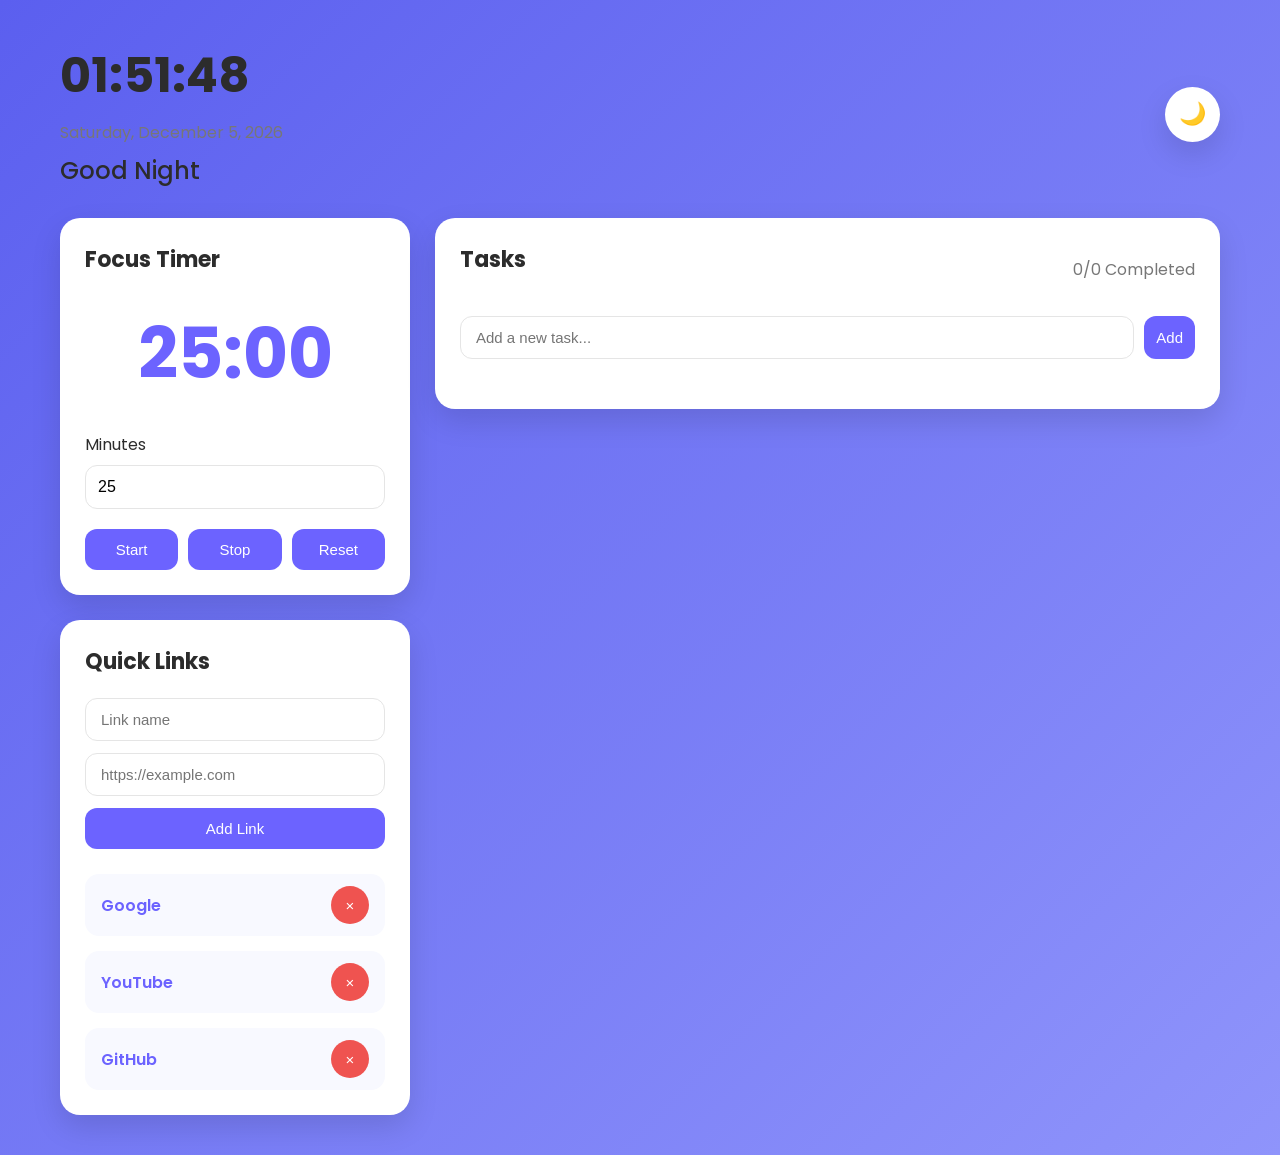
<file: index.html>
<!DOCTYPE html>
<html lang="en">

<head>
    <meta charset="UTF-8">
    <meta name="viewport" content="width=device-width, initial-scale=1.0">

    <title>Life Dashboard</title>

    <!-- Google Font -->
    <link href="https://fonts.googleapis.com/css2?family=Poppins:wght@300;400;500;600;700&display=swap" rel="stylesheet">

    <!-- CSS -->
    <link rel="stylesheet" href="style.css">
</head>

<body>

    <div class="container">
        <header class="header">

            <div class="header-content">

                <h1 id="clock">
                    00:00:00
                </h1>

                <p id="date">
                    Monday, January 1, 2026
                </p>

                <h2 id="greeting">
                    Good Morning
                </h2>

            </div>

            <button id="themeBtn" title="Toggle Theme">
                🌙
            </button>

        </header>

        <main class="dashboard">

            <div class="left-panel">


                <section class="card">

                    <h3>
                        Focus Timer
                    </h3>

                    <div class="timer-display" id="timer">
                        25:00
                    </div>

                    <div class="timer-setting">

                        <label for="timerMinutes">
                            Minutes
                        </label>

                        <input
                            type="number"
                            id="timerMinutes"
                            value="25"
                            min="1"
                            max="120">

                    </div>

                    <div class="button-group">

                        <button id="startBtn">
                            Start
                        </button>

                        <button id="stopBtn">
                            Stop
                        </button>

                        <button id="resetBtn">
                            Reset
                        </button>

                    </div>

                </section>


                <section class="card">

                    <h3>
                        Quick Links
                    </h3>

                    <div class="link-form">

                        <input
                            type="text"
                            id="linkName"
                            placeholder="Link name">

                        <input
                            type="url"
                            id="linkURL"
                            placeholder="https://example.com">

                        <button id="addLinkBtn">
                            Add Link
                        </button>

                    </div>

                    <div
                        class="links-container"
                        id="linksContainer">


                    </div>

                </section>

            </div>


            <div class="right-panel">

                <section class="card">

                    <div class="task-header">

                        <h3>
                            Tasks
                        </h3>

                        <span id="taskCounter">
                            0 Task
                        </span>

                    </div>

                    <div class="task-input">

                        <input
                            type="text"
                            id="taskInput"
                            placeholder="Add a new task...">

                        <button id="addTaskBtn">
                            Add
                        </button>

                    </div>

                    <ul
                        id="taskList"
                        class="task-list">


                    </ul>

                </section>

            </div>

        </main>

    </div>


    <template id="taskTemplate">

        <li class="task-item">

            <div class="task-left">

                <input
                    type="checkbox"
                    class="task-check">

                <span
                    class="task-text"
                    contenteditable="false">
                    Sample Task
                </span>

            </div>

            <div class="task-actions">

                <button class="edit-btn">
                    ✏️
                </button>

                <button class="delete-btn">
                    🗑
                </button>

            </div>

        </li>

    </template>


    <template id="linkTemplate">

        <div class="link-card">

            <a
                class="link-button"
                href="#"
                target="_blank">

                Google

            </a>

            <button class="remove-link">

                ×

            </button>

        </div>

    </template>

    <script src="script.js"></script>

</body>

</html>
</file>
<file: style.css>
* {
    margin: 0;
    padding: 0;
    box-sizing: border-box;
}

:root {

    --primary: #6C63FF;
    --primary-dark: #564fd8;

    --background: linear-gradient(135deg,#5B5FEF,#8F94FB);

    --white: #ffffff;

    --text: #2c2c2c;

    --gray: #777;

    --border: #e5e5e5;

    --shadow: 0 12px 30px rgba(0,0,0,.12);

    --radius: 20px;

}

body.dark{

    --background:#141628;

    --white:#202338;

    --text:#ffffff;

    --gray:#bbbbbb;

    --border:#3b3b52;

}

body{

    font-family:'Poppins',sans-serif;

    background:var(--background);

    min-height:100vh;

    color:var(--text);

    transition:.3s;

}

.container{

    max-width:1200px;

    margin:auto;

    padding:40px 20px;

}

.header{

    display:flex;

    justify-content:space-between;

    align-items:center;

    margin-bottom:30px;

}

.header-content h1{

    font-size:48px;

    font-weight:700;

}

.header-content p{

    color:var(--gray);

    margin:8px 0;

}

.header-content h2{

    font-size:24px;

    font-weight:500;

}

#themeBtn{

    width:55px;

    height:55px;

    border:none;

    border-radius:50%;

    cursor:pointer;

    background:white;

    box-shadow:var(--shadow);

    font-size:22px;

    transition:.3s;

}

#themeBtn:hover{

    transform:rotate(20deg) scale(1.08);

}

.dashboard{

    display:grid;

    grid-template-columns:350px 1fr;

    gap:25px;

}

.left-panel,.right-panel{

    display:flex;

    flex-direction:column;

    gap:25px;

}

.card{

    background:var(--white);

    border-radius:var(--radius);

    padding:25px;

    box-shadow:var(--shadow);

}

.card h3{

    margin-bottom:20px;

    font-size:22px;

}

.timer-display{

    font-size:70px;

    text-align:center;

    font-weight:bold;

    color:var(--primary);

    margin:25px 0;

}

.timer-setting{

    margin-bottom:20px;

}

.timer-setting label{

    display:block;

    margin-bottom:8px;

}

.timer-setting input{

    width:100%;

    padding:12px;

    border-radius:12px;

    border:1px solid var(--border);

    font-size:16px;

}

.button-group{

    display:flex;

    gap:10px;

}

.button-group button{

    flex:1;

}

button{

    background:var(--primary);

    color:white;

    border:none;

    border-radius:12px;

    padding:12px;

    cursor:pointer;

    font-size:15px;

    font-weight:500;

    transition:.25s;

}

button:hover{

    background:var(--primary-dark);

    transform:translateY(-2px);

}

.task-header{

    display:flex;

    justify-content:space-between;

    align-items:center;

    margin-bottom:20px;

}

#taskCounter{

    color:var(--gray);

}

.task-input{

    display:flex;

    gap:10px;

    margin-bottom:25px;

}

.task-input input{

    flex:1;

}

input{

    padding:12px 15px;

    border:1px solid var(--border);

    border-radius:12px;

    font-size:15px;

    outline:none;

    transition:.3s;

    background:white;

}

body.dark input{

    background:#2f334f;

    color:white;

}

input:focus{

    border-color:var(--primary);

}

.task-list{

    list-style:none;

}

.task-item{

    display:flex;

    justify-content:space-between;

    align-items:center;

    padding:15px;

    border:1px solid var(--border);

    border-radius:15px;

    margin-bottom:12px;

    transition:.3s;

}

.task-item:hover{

    transform:translateY(-3px);

    box-shadow:0 8px 18px rgba(0,0,0,.08);

}

.task-left{

    display:flex;

    align-items:center;

    gap:12px;

}

.task-left input{

    width:18px;

    height:18px;

}

.task-text{

    font-size:16px;

}

.completed{

    text-decoration:line-through;

    color:gray;

}

.task-actions{

    display:flex;

    gap:8px;

}

.edit-btn{

    background:#4CAF50;

}

.edit-btn:hover{

    background:#3c9741;

}

.delete-btn{

    background:#EF5350;

}

.delete-btn:hover{

    background:#d84343;

}

.link-form{

    display:flex;

    flex-direction:column;

    gap:12px;

    margin-bottom:25px;

}

.links-container{

    display:grid;

    gap:15px;

}

.link-card{

    display:flex;

    align-items:center;

    justify-content:space-between;

    background:#f8f9ff;

    padding:12px 16px;

    border-radius:14px;

}

body.dark .link-card{

    background:#2c304a;

}

.link-button{

    text-decoration:none;

    color:var(--primary);

    font-weight:600;

}

.link-button:hover{

    text-decoration:underline;

}

.remove-link{

    background:#EF5350;

    width:38px;

    height:38px;

    border-radius:50%;

    padding:0;

}

::-webkit-scrollbar{

    width:8px;

}

::-webkit-scrollbar-thumb{

    background:var(--primary);

    border-radius:10px;

}

@media(max-width:1000px){

.dashboard{

grid-template-columns:1fr;

}

}

@media(max-width:700px){

.header{

flex-direction:column;

text-align:center;

gap:20px;

}

.header-content h1{

font-size:36px;

}

.timer-display{

font-size:55px;

}

.button-group{

flex-direction:column;

}

.task-input{

flex-direction:column;

}

}
</file>
